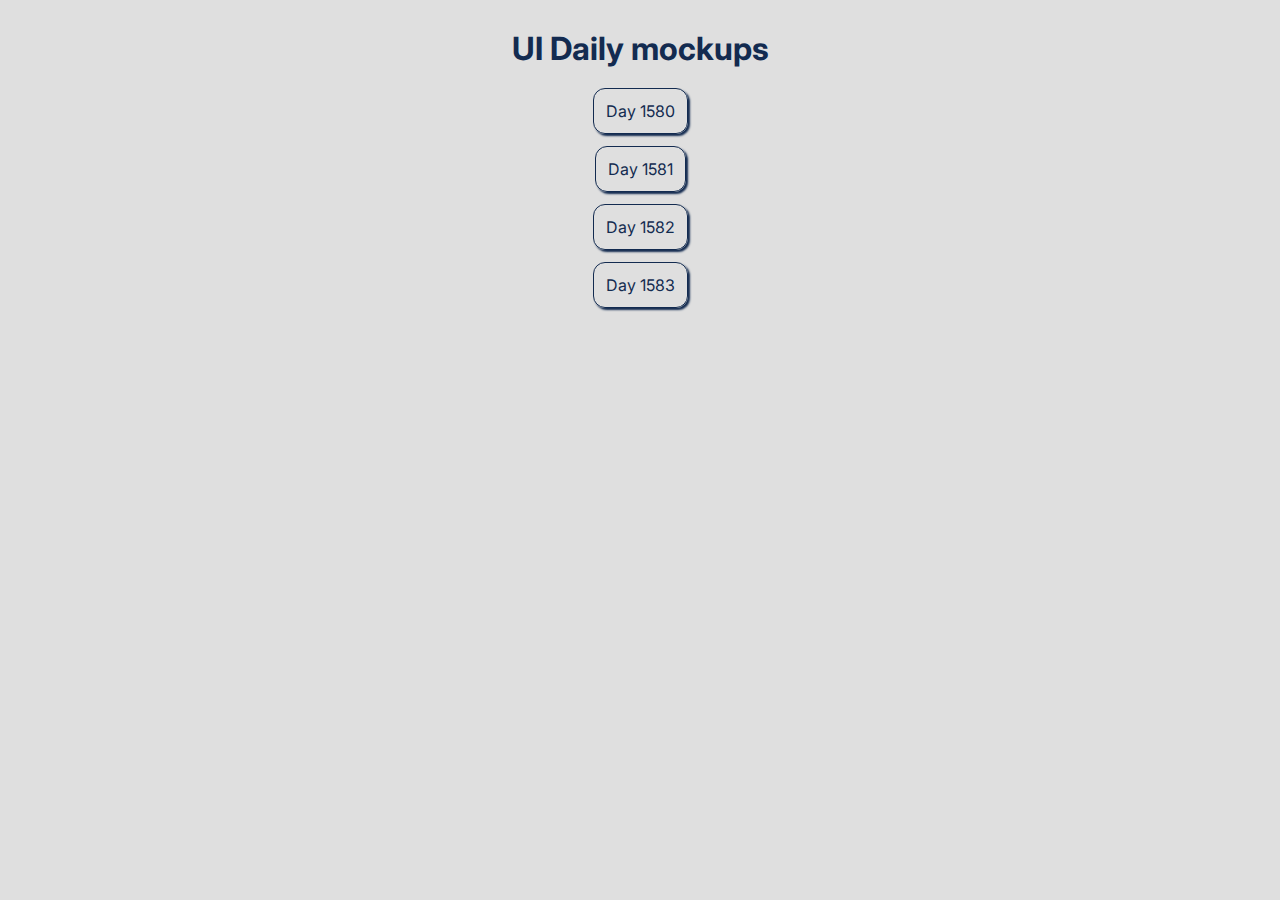
<file: index.html>
<!DOCTYPE html>
<html lang="en">
  <head>
    <meta charset="UTF-8" />
    <meta http-equiv="X-UA-Compatible" content="IE=edge" />
    <meta name="viewport" content="width=device-width, initial-scale=1.0" />
    <link rel="stylesheet" href="style.css" />
    <title>UI Daily Mockups</title>
  </head>
  <body>
    <header>
      <h1>UI Daily mockups</h1>
    </header>
    <a href="./day_1580/index.html">Day 1580</a>
    <a href="./day_1581/index.html">Day 1581</a>
    <a href="./day_1582/index.html">Day 1582</a>
    <a href="./day_1583/index.html">Day 1583</a>
  </body>
</html>
</file>
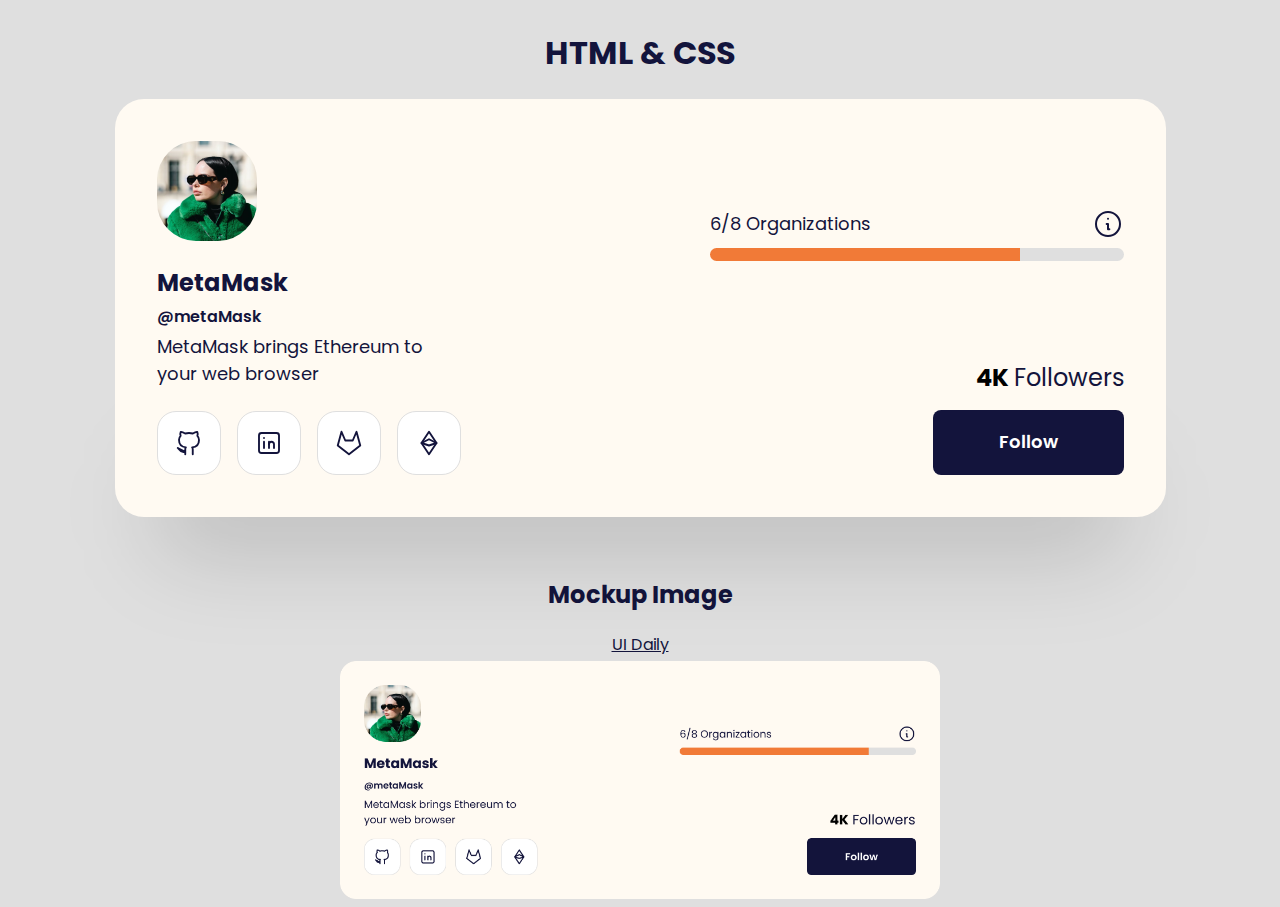
<file: day_1580/index.html>
<!DOCTYPE html>
<html lang="en">
  <head>
    <meta charset="UTF-8" />
    <meta http-equiv="X-UA-Compatible" content="IE=edge" />
    <meta name="viewport" content="width=device-width, initial-scale=1.0" />
    <link rel="stylesheet" href="./styles.css" />
    <title>Day 1580</title>
  </head>
  <body>
    <h1>HTML & CSS</h1>
    <div class="wrapper">
      <div class="card">
        <div class="card-container">
          <div class="card-container-section-1">
            <div class="card-container-section-1-image"></div>
            <div class="card-container-section-1-details">
              <h1>MetaMask</h1>
              <h2>@metaMask</h2>
              <p>MetaMask brings Ethereum to your web browser</p>
            </div>
            <div class="card-container-section-1-links">
              <div class="card-container-section-1-links-link">
                <svg
                  width="32"
                  height="32"
                  viewBox="0 0 32 32"
                  fill="none"
                  xmlns="http://www.w3.org/2000/svg"
                  class="card-container-section-1-links-link-icon"
                >
                  <path
                    d="M20 28V23.3333C20 22 20.1333 21.4667 19.3333 20.6667C23.0667 20.2667 26.6667 18.8 26.6667 12.6667C26.665 11.0733 26.0434 9.54307 24.9333 8.4C25.454 7.01595 25.406 5.48217 24.8 4.13333C24.8 4.13333 23.3333 3.73333 20.1333 5.86666C17.423 5.16078 14.577 5.16078 11.8667 5.86666C8.66667 3.73333 7.2 4.13333 7.2 4.13333C6.59398 5.48217 6.54604 7.01595 7.06667 8.4C5.9566 9.54307 5.33496 11.0733 5.33333 12.6667C5.33333 18.8 8.93333 20.2667 12.6667 20.6667C11.8667 21.4667 11.8667 22.2667 12 23.3333V28M12 25.3333C6.26667 27.2 6.26667 22 4 21.3333L12 25.3333Z"
                    stroke="#13143C"
                    stroke-width="2"
                    stroke-linecap="round"
                    stroke-linejoin="round"
                  />
                </svg>
              </div>
              <div class="card-container-section-1-links-link">
                <svg
                  width="32"
                  height="32"
                  viewBox="0 0 32 32"
                  fill="none"
                  xmlns="http://www.w3.org/2000/svg"
                  class="card-container-section-1-links-link-icon"
                >
                  <path
                    d="M24 5.33333H7.99999C6.52724 5.33333 5.33333 6.52724 5.33333 7.99999V24C5.33333 25.4728 6.52724 26.6667 7.99999 26.6667H24C25.4728 26.6667 26.6667 25.4728 26.6667 24V7.99999C26.6667 6.52724 25.4728 5.33333 24 5.33333Z"
                    stroke="#13143C"
                    stroke-width="2"
                    stroke-linecap="round"
                    stroke-linejoin="round"
                  />
                  <path
                    d="M10.6667 14.6667V21.3333"
                    stroke="#13143C"
                    stroke-width="2"
                    stroke-linecap="round"
                    stroke-linejoin="round"
                  />
                  <path
                    d="M10.6667 10.6667V10.68"
                    stroke="#13143C"
                    stroke-width="2"
                    stroke-linecap="round"
                    stroke-linejoin="round"
                  />
                  <path
                    d="M16 21.3333V14.6667"
                    stroke="#13143C"
                    stroke-width="2"
                    stroke-linecap="round"
                    stroke-linejoin="round"
                  />
                  <path
                    d="M21.3333 21.3333V17.3333C21.3333 16.6261 21.0524 15.9478 20.5523 15.4477C20.0522 14.9476 19.3739 14.6667 18.6667 14.6667C17.9594 14.6667 17.2811 14.9476 16.781 15.4477C16.281 15.9478 16 16.6261 16 17.3333"
                    stroke="#13143C"
                    stroke-width="2"
                    stroke-linecap="round"
                    stroke-linejoin="round"
                  />
                </svg>
              </div>
              <div class="card-container-section-1-links-link">
                <svg
                  width="32"
                  height="32"
                  viewBox="0 0 32 32"
                  fill="none"
                  xmlns="http://www.w3.org/2000/svg"
                  class="card-container-section-1-links-link-icon"
                >
                  <path
                    d="M28 18.6667L16 28L4 18.6667L8 4L12 13.3333H20L24 4L28 18.6667Z"
                    stroke="#13143C"
                    stroke-width="2"
                    stroke-linecap="round"
                    stroke-linejoin="round"
                  />
                </svg>
              </div>
              <div class="card-container-section-1-links-link">
                <svg
                  width="32"
                  height="32"
                  viewBox="0 0 32 32"
                  fill="none"
                  xmlns="http://www.w3.org/2000/svg"
                  class="card-container-section-1-links-link-icon"
                >
                  <path
                    d="M8 16L16 4L24 16L16 28L8 16Z"
                    stroke="#13143C"
                    stroke-width="2"
                    stroke-linecap="round"
                    stroke-linejoin="round"
                  />
                  <path
                    d="M8 16L16 12L24 16L16 18.6667L8 16Z"
                    stroke="#13143C"
                    stroke-width="2"
                    stroke-linecap="round"
                    stroke-linejoin="round"
                  />
                </svg>
              </div>
            </div>
          </div>
          <div class="card-container-section-2">
            <div class="card-container-section-2-organizations">
              <div class="card-container-section-2-organizations-info">
                <p class="card-container-section-2-organizations-info-text">
                  6/8 Organizations
                </p>
                <svg
                  width="32"
                  height="32"
                  viewBox="0 0 32 32"
                  fill="none"
                  xmlns="http://www.w3.org/2000/svg"
                  class="card-container-section-2-organizations-info-icon"
                >
                  <path
                    d="M16 28C22.6274 28 28 22.6274 28 16C28 9.37258 22.6274 4 16 4C9.37258 4 4 9.37258 4 16C4 22.6274 9.37258 28 16 28Z"
                    stroke="#13143C"
                    stroke-width="2"
                    stroke-linecap="round"
                    stroke-linejoin="round"
                  />
                  <path
                    d="M16 10.6667H16.0133"
                    stroke="#13143C"
                    stroke-width="2"
                    stroke-linecap="round"
                    stroke-linejoin="round"
                  />
                  <path
                    d="M14.6667 16H16V21.3333H17.3334"
                    stroke="#13143C"
                    stroke-width="2"
                    stroke-linecap="round"
                    stroke-linejoin="round"
                  />
                </svg>
              </div>
              <div class="card-container-section-2-organizations-graph">
                <div
                  class="card-container-section-2-organizations-graph-left"
                ></div>
                <div
                  class="card-container-section-2-organizations-graph-right"
                ></div>
              </div>
            </div>
            <div class="card-container-section-2-followers">
              <p><span>4K</span> Followers</p>
              <div class="card-container-section-2-followers-button">
                <p>Follow</p>
              </div>
            </div>
          </div>
        </div>
      </div>
      <div class="shadow"></div>
    </div>
    <h2>Mockup Image</h2>
    <a
      href="https://uidesigndaily.com/posts/figma-profile-page-header-card-day-1580"
      target="_blank"
      rel="noopener"
      style="margin-bottom: 4px"
      >UI Daily</a
    >
    <img src="./Assets/Mockup.png" alt="Mockup" width="600px" />
  </body>
</html>
</file>
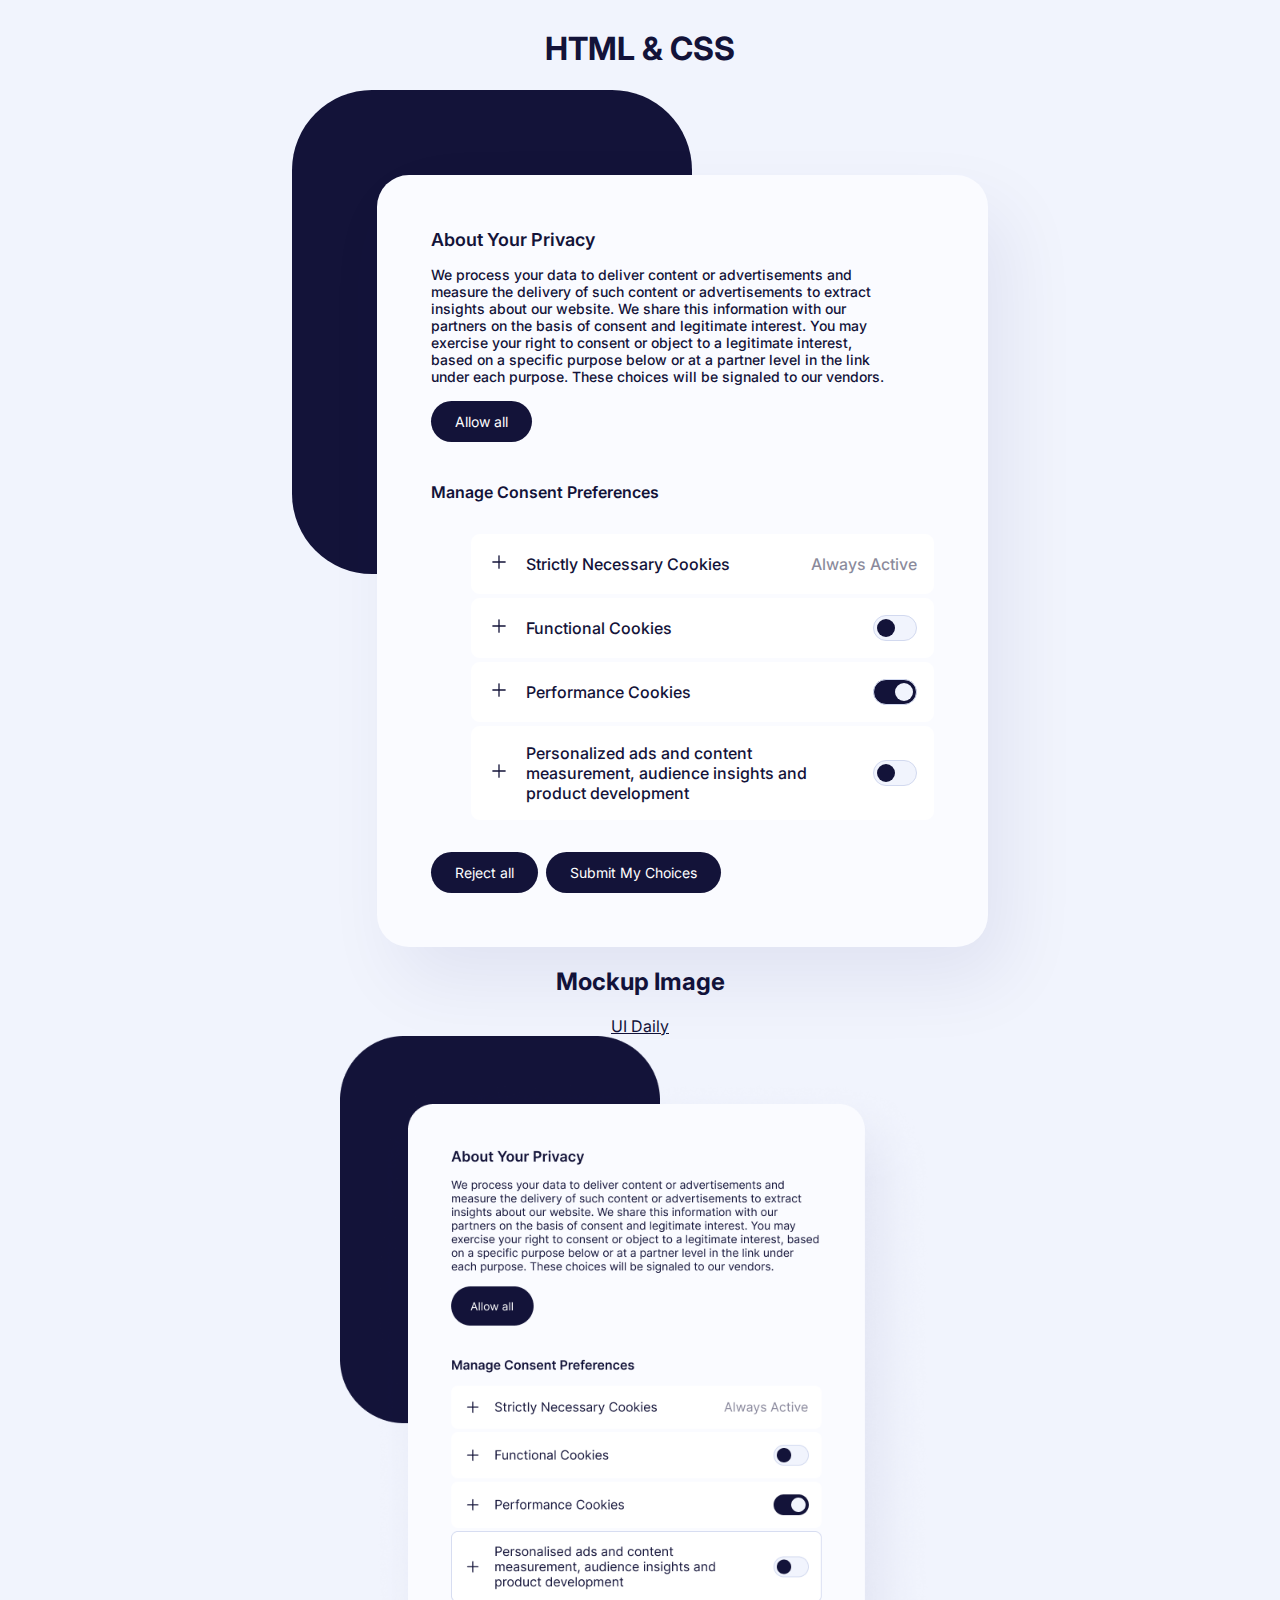
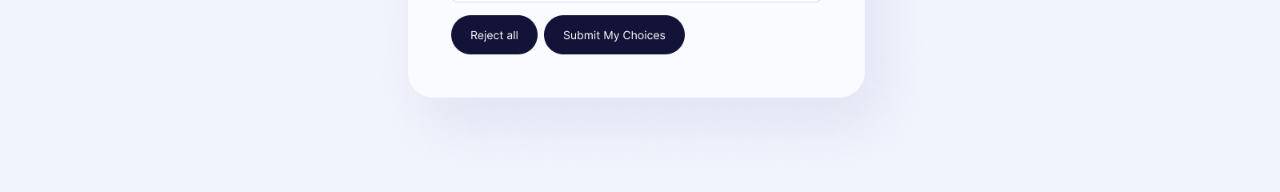
<file: day_1581/index.html>
<!DOCTYPE html>
<html lang="en">
  <head>
    <meta charset="UTF-8" />
    <meta http-equiv="X-UA-Compatible" content="IE=edge" />
    <meta name="viewport" content="width=device-width, initial-scale=1.0" />
    <link rel="stylesheet" href="./styles.css" />
    <title>Day 1581</title>
  </head>
  <body>
    <h1>HTML & CSS</h1>

    <div class="card">
      <div class="card-main">
        <div class="card-main-about">
          <h1 class="card-main-about-header">About Your Privacy</h1>
          <p class="card-main-about-info">
            We process your data to deliver content or advertisements and
            measure the delivery of such content or advertisements to extract
            insights about our website. We share this information with our
            partners on the basis of consent and legitimate interest. You may
            exercise your right to consent or object to a legitimate interest,
            based on a specific purpose below or at a partner level in the link
            under each purpose. These choices will be signaled to our vendors.
          </p>
          <div class="card-main-about-button">Allow all</div>
        </div>
        <div class="card-main-preferences">
          <h2 class="card-main-preferences-header">
            Manage Consent Preferences
          </h2>
          <ul class="card-main-preferences-form">
            <li class="card-main-preferences-form-row">
              <div class="card-main-preferences-form-row-icon">
                <svg
                  width="22"
                  height="23"
                  viewBox="0 0 22 23"
                  fill="none"
                  xmlns="http://www.w3.org/2000/svg"
                >
                  <path
                    d="M11 5.08333V17.9167"
                    stroke="#131339"
                    stroke-width="1.375"
                    stroke-linecap="round"
                    stroke-linejoin="round"
                  />
                  <path
                    d="M4.58334 11.5H17.4167"
                    stroke="#131339"
                    stroke-width="1.375"
                    stroke-linecap="round"
                    stroke-linejoin="round"
                  />
                </svg>
              </div>
              <p class="card-main-preferences-form-row-desc">
                Strictly Necessary Cookies
              </p>
              <p class="card-main-preferences-form-row-default">
                Always Active
              </p>
            </li>
            <li class="card-main-preferences-form-row">
              <div class="card-main-preferences-form-row-icon">
                <svg
                  width="22"
                  height="23"
                  viewBox="0 0 22 23"
                  fill="none"
                  xmlns="http://www.w3.org/2000/svg"
                >
                  <path
                    d="M11 5.08333V17.9167"
                    stroke="#131339"
                    stroke-width="1.375"
                    stroke-linecap="round"
                    stroke-linejoin="round"
                  />
                  <path
                    d="M4.58334 11.5H17.4167"
                    stroke="#131339"
                    stroke-width="1.375"
                    stroke-linecap="round"
                    stroke-linejoin="round"
                  />
                </svg>
              </div>
              <p class="card-main-preferences-form-row-desc">
                Functional Cookies
              </p>
              <label
                for="functional"
                class="card-main-preferences-form-row-toggle"
              >
                <input type="checkbox" id="functional" />
                <span
                  class="card-main-preferences-form-row-toggle-slider"
                ></span>
              </label>
            </li>
            <li class="card-main-preferences-form-row">
              <div class="card-main-preferences-form-row-icon">
                <svg
                  width="22"
                  height="23"
                  viewBox="0 0 22 23"
                  fill="none"
                  xmlns="http://www.w3.org/2000/svg"
                >
                  <path
                    d="M11 5.08333V17.9167"
                    stroke="#131339"
                    stroke-width="1.375"
                    stroke-linecap="round"
                    stroke-linejoin="round"
                  />
                  <path
                    d="M4.58334 11.5H17.4167"
                    stroke="#131339"
                    stroke-width="1.375"
                    stroke-linecap="round"
                    stroke-linejoin="round"
                  />
                </svg>
              </div>
              <p class="card-main-preferences-form-row-desc">
                Performance Cookies
              </p>
              <label
                for="performance"
                class="card-main-preferences-form-row-toggle"
              >
                <input type="checkbox" id="performance" checked />
                <span
                  class="card-main-preferences-form-row-toggle-slider"
                ></span>
              </label>
            </li>
            <li class="card-main-preferences-form-row">
              <div class="card-main-preferences-form-row-icon">
                <svg
                  width="22"
                  height="23"
                  viewBox="0 0 22 23"
                  fill="none"
                  xmlns="http://www.w3.org/2000/svg"
                >
                  <path
                    d="M11 5.08333V17.9167"
                    stroke="#131339"
                    stroke-width="1.375"
                    stroke-linecap="round"
                    stroke-linejoin="round"
                  />
                  <path
                    d="M4.58334 11.5H17.4167"
                    stroke="#131339"
                    stroke-width="1.375"
                    stroke-linecap="round"
                    stroke-linejoin="round"
                  />
                </svg>
              </div>
              <p class="card-main-preferences-form-row-desc">
                Personalized ads and content measurement, audience insights and
                product development
              </p>
              <label
                for="personalised"
                class="card-main-preferences-form-row-toggle"
              >
                <input type="checkbox" id="personalised" />
                <span
                  class="card-main-preferences-form-row-toggle-slider"
                ></span>
              </label>
            </li>
          </ul>
          <div class="card-main-preferences-btns">
            <div class="card-main-preferences-btns-btn">Reject all</div>
            <div class="card-main-preferences-btns-btn">Submit My Choices</div>
          </div>
        </div>
      </div>
      <div class="card-background-card"></div>
    </div>
    <h2>Mockup Image</h2>
    <a
      href="https://uidesigndaily.com/posts/figma-cookie-preferences-modal-cookies-settings-day-1581"
      target="_blank"
      rel="noopener"
    >
      UI Daily
    </a>
    <img src="./Assets/Mockup.png" alt="Mockup" width="600px" />
  </body>
</html>
</file>
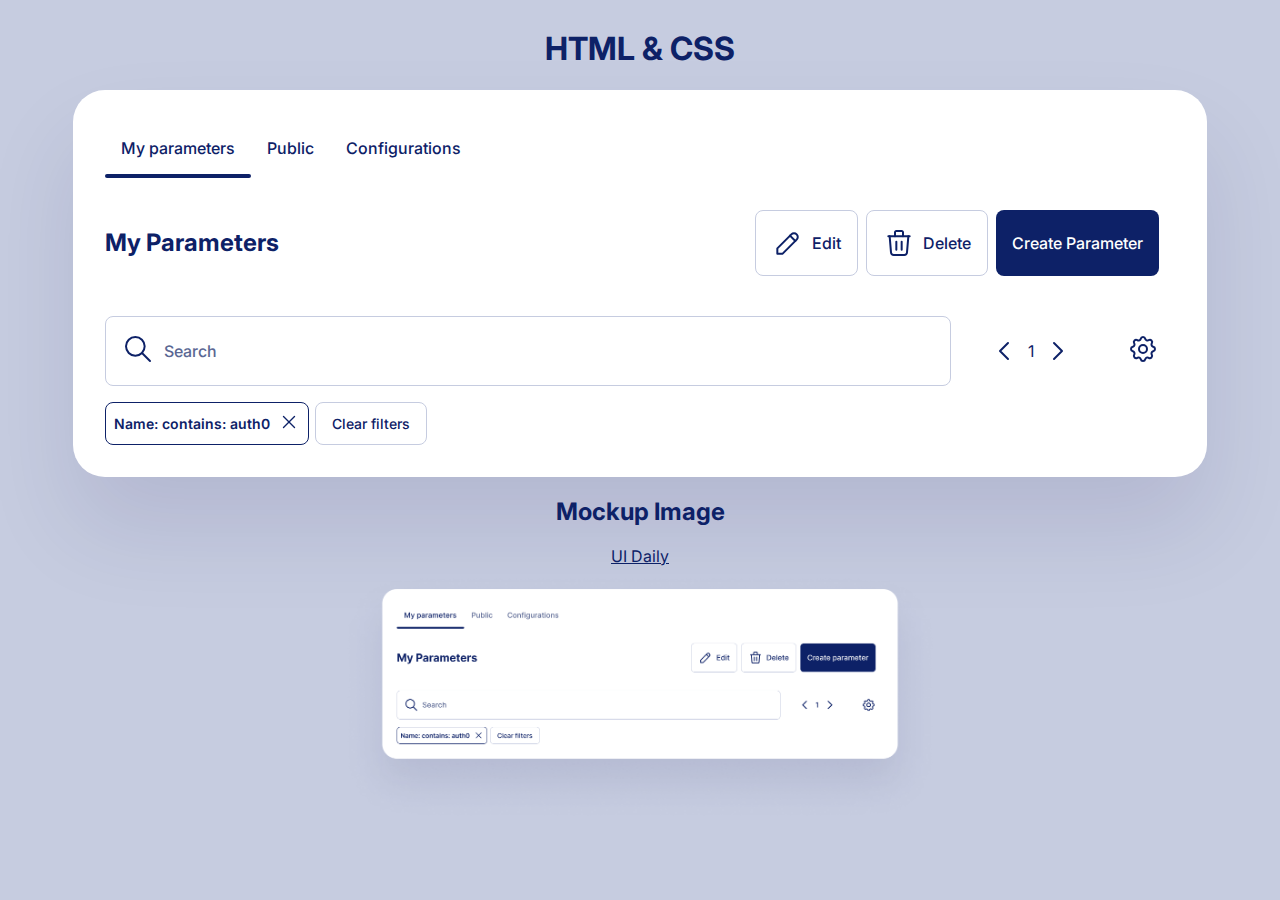
<file: day_1582/index.html>
<!DOCTYPE html>
<html lang="en">
  <head>
    <meta charset="UTF-8" />
    <meta http-equiv="X-UA-Compatible" content="IE=edge" />
    <meta name="viewport" content="width=device-width, initial-scale=1.0" />
    <link rel="stylesheet" href="styles.css" />
    <title>Day 1582</title>
  </head>
  <body>
    <h1>HTML & CSS</h1>
    <div class="card">
      <div class="card-main">
        <div class="card-main-container">
          <nav class="card-main-container-nav">
            <div class="card-main-container-nav-item active-nav-item">
              <span class="card-main-container-nav-item-text">
                My parameters
              </span>
            </div>
            <div class="card-main-container-nav-item">
              <span class="card-main-container-nav-item-text"> Public </span>
            </div>
            <div class="card-main-container-nav-item">
              <span class="card-main-container-nav-item-text">
                Configurations
              </span>
            </div>
          </nav>
          <div class="card-main-container-params">
            <div class="card-main-container-params-label">My Parameters</div>
            <div class="card-main-container-params-btn-group">
              <div class="card-main-container-params-btn-group-btn">
                <svg
                  width="32"
                  height="32"
                  viewBox="0 0 32 32"
                  fill="none"
                  xmlns="http://www.w3.org/2000/svg"
                >
                  <path
                    d="M5.33334 26.6667H10.6667L24.6667 12.6667C25.3739 11.9594 25.7712 11.0002 25.7712 10C25.7712 8.9998 25.3739 8.04057 24.6667 7.33333C23.9594 6.62609 23.0002 6.22876 22 6.22876C20.9998 6.22876 20.0406 6.62609 19.3333 7.33333L5.33334 21.3333V26.6667Z"
                    stroke="#0D2167"
                    stroke-width="2"
                    stroke-linecap="round"
                    stroke-linejoin="round"
                  />
                  <path
                    d="M18 8.66667L23.3333 14"
                    stroke="#0D2167"
                    stroke-width="2"
                    stroke-linecap="round"
                    stroke-linejoin="round"
                  />
                </svg>

                <span>Edit</span>
              </div>
              <div class="card-main-container-params-btn-group-btn">
                <svg
                  width="32"
                  height="32"
                  viewBox="0 0 32 32"
                  fill="none"
                  xmlns="http://www.w3.org/2000/svg"
                >
                  <path
                    d="M5.33331 9.33333H26.6666"
                    stroke="#0D2167"
                    stroke-width="2"
                    stroke-linecap="round"
                    stroke-linejoin="round"
                  />
                  <path
                    d="M13.3333 14.6667V22.6667"
                    stroke="#0D2167"
                    stroke-width="2"
                    stroke-linecap="round"
                    stroke-linejoin="round"
                  />
                  <path
                    d="M18.6667 14.6667V22.6667"
                    stroke="#0D2167"
                    stroke-width="2"
                    stroke-linecap="round"
                    stroke-linejoin="round"
                  />
                  <path
                    d="M6.66669 9.33333L8.00002 25.3333C8.00002 26.0406 8.28097 26.7188 8.78107 27.2189C9.28117 27.719 9.95944 28 10.6667 28H21.3334C22.0406 28 22.7189 27.719 23.219 27.2189C23.7191 26.7188 24 26.0406 24 25.3333L25.3334 9.33333"
                    stroke="#0D2167"
                    stroke-width="2"
                    stroke-linecap="round"
                    stroke-linejoin="round"
                  />
                  <path
                    d="M12 9.33333V5.33333C12 4.97971 12.1405 4.64057 12.3905 4.39052C12.6406 4.14048 12.9797 4 13.3333 4H18.6667C19.0203 4 19.3594 4.14048 19.6095 4.39052C19.8595 4.64057 20 4.97971 20 5.33333V9.33333"
                    stroke="#0D2167"
                    stroke-width="2"
                    stroke-linecap="round"
                    stroke-linejoin="round"
                  />
                </svg>

                <span>Delete</span>
              </div>
              <div class="card-main-container-params-btn-group-btn filled-btn">
                Create Parameter
              </div>
            </div>
          </div>
        </div>
        <div class="card-main-search">
          <div class="card-main-search-bar">
            <label for="search">
              <svg
                width="32"
                height="32"
                viewBox="0 0 32 32"
                fill="none"
                xmlns="http://www.w3.org/2000/svg"
              >
                <path
                  d="M13.3333 22.6667C18.488 22.6667 22.6667 18.488 22.6667 13.3333C22.6667 8.17868 18.488 4 13.3333 4C8.17868 4 4 8.17868 4 13.3333C4 18.488 8.17868 22.6667 13.3333 22.6667Z"
                  stroke="#0D2167"
                  stroke-width="2"
                  stroke-linecap="round"
                  stroke-linejoin="round"
                />
                <path
                  d="M28 28L20 20"
                  stroke="#0D2167"
                  stroke-width="2"
                  stroke-linecap="round"
                  stroke-linejoin="round"
                />
              </svg>
            </label>
            <input type="text" name="search" id="search" placeholder="Search" />
          </div>
          <div class="card-main-search-navigation">
            <span>
              <svg
                width="32"
                height="32"
                viewBox="0 0 32 32"
                fill="none"
                xmlns="http://www.w3.org/2000/svg"
              >
                <path
                  d="M20 24L12 16L20 8"
                  stroke="#0D2167"
                  stroke-width="2"
                  stroke-linecap="round"
                  stroke-linejoin="round"
                />
              </svg>
            </span>
            <p>1</p>
            <span>
              <svg
                width="32"
                height="32"
                viewBox="0 0 32 32"
                fill="none"
                xmlns="http://www.w3.org/2000/svg"
              >
                <path
                  d="M12 8L20 16L12 24"
                  stroke="#0D2167"
                  stroke-width="2"
                  stroke-linecap="round"
                  stroke-linejoin="round"
                />
              </svg>
            </span>
          </div>
          <div class="card-main-search-settings">
            <svg
              width="32"
              height="32"
              viewBox="0 0 32 32"
              fill="none"
              xmlns="http://www.w3.org/2000/svg"
            >
              <path
                d="M13.7667 5.756C14.3347 3.41467 17.6653 3.41467 18.2333 5.756C18.3186 6.10773 18.4856 6.43437 18.7209 6.70933C18.9563 6.98429 19.2532 7.19981 19.5875 7.33833C19.9219 7.47685 20.2842 7.53447 20.645 7.50649C21.0059 7.47852 21.355 7.36574 21.664 7.17733C23.7213 5.924 26.0773 8.27867 24.824 10.3373C24.6359 10.6462 24.5233 10.9951 24.4954 11.3557C24.4674 11.7163 24.525 12.0784 24.6634 12.4125C24.8017 12.7467 25.017 13.0434 25.2916 13.2787C25.5663 13.514 25.8926 13.6812 26.244 13.7667C28.5853 14.3347 28.5853 17.6653 26.244 18.2333C25.8923 18.3186 25.5656 18.4856 25.2907 18.7209C25.0157 18.9563 24.8002 19.2532 24.6617 19.5875C24.5232 19.9219 24.4655 20.2842 24.4935 20.645C24.5215 21.0059 24.6343 21.355 24.8227 21.664C26.076 23.7213 23.7213 26.0773 21.6627 24.824C21.3538 24.6359 21.0049 24.5233 20.6443 24.4954C20.2837 24.4674 19.9216 24.525 19.5875 24.6634C19.2533 24.8017 18.9566 25.017 18.7213 25.2916C18.486 25.5663 18.3188 25.8926 18.2333 26.244C17.6653 28.5853 14.3347 28.5853 13.7667 26.244C13.6814 25.8923 13.5144 25.5656 13.2791 25.2907C13.0437 25.0157 12.7468 24.8002 12.4125 24.6617C12.0781 24.5232 11.7158 24.4655 11.355 24.4935C10.9941 24.5215 10.645 24.6343 10.336 24.8227C8.27867 26.076 5.92267 23.7213 7.176 21.6627C7.36414 21.3538 7.47673 21.0049 7.50465 20.6443C7.53256 20.2837 7.47499 19.9216 7.33663 19.5875C7.19827 19.2533 6.98301 18.9566 6.70836 18.7213C6.43371 18.486 6.10742 18.3188 5.756 18.2333C3.41467 17.6653 3.41467 14.3347 5.756 13.7667C6.10773 13.6814 6.43437 13.5144 6.70933 13.2791C6.98429 13.0437 7.19981 12.7468 7.33833 12.4125C7.47685 12.0781 7.53447 11.7158 7.50649 11.355C7.47852 10.9941 7.36574 10.645 7.17733 10.336C5.924 8.27867 8.27867 5.92267 10.3373 7.176C11.6707 7.98667 13.3987 7.26933 13.7667 5.756Z"
                stroke="#0D2167"
                stroke-width="2"
                stroke-linecap="round"
                stroke-linejoin="round"
              />
              <path
                d="M16 20C18.2091 20 20 18.2091 20 16C20 13.7909 18.2091 12 16 12C13.7909 12 12 13.7909 12 16C12 18.2091 13.7909 20 16 20Z"
                stroke="#0D2167"
                stroke-width="2"
                stroke-linecap="round"
                stroke-linejoin="round"
              />
            </svg>
          </div>
        </div>
      </div>
      <div class="card-filters">
        <div class="card-filters-param">
          <span> Name: contains: auth0 </span>
          <span>
            <svg
              width="22"
              height="22"
              viewBox="0 0 22 22"
              fill="none"
              xmlns="http://www.w3.org/2000/svg"
            >
              <path
                d="M16.5 5.5L5.5 16.5"
                stroke="#0D2167"
                stroke-width="1.375"
                stroke-linecap="round"
                stroke-linejoin="round"
              />
              <path
                d="M5.5 5.5L16.5 16.5"
                stroke="#0D2167"
                stroke-width="1.375"
                stroke-linecap="round"
                stroke-linejoin="round"
              />
            </svg>
          </span>
        </div>
        <div class="card-filters-param clear-button">
          <span> Clear filters </span>
        </div>
      </div>
    </div>

    <h2>Mockup Image</h2>
    <a
      href="https://uidesigndaily.com/posts/figma-page-header-day-1582"
      target="_blank"
      rel="noopener"
      style="margin-bottom: 4px"
      >UI Daily</a
    >
    <img src="./Assets/Mockup.png" alt="Mockup" width="600px" />
  </body>
</html>
</file>
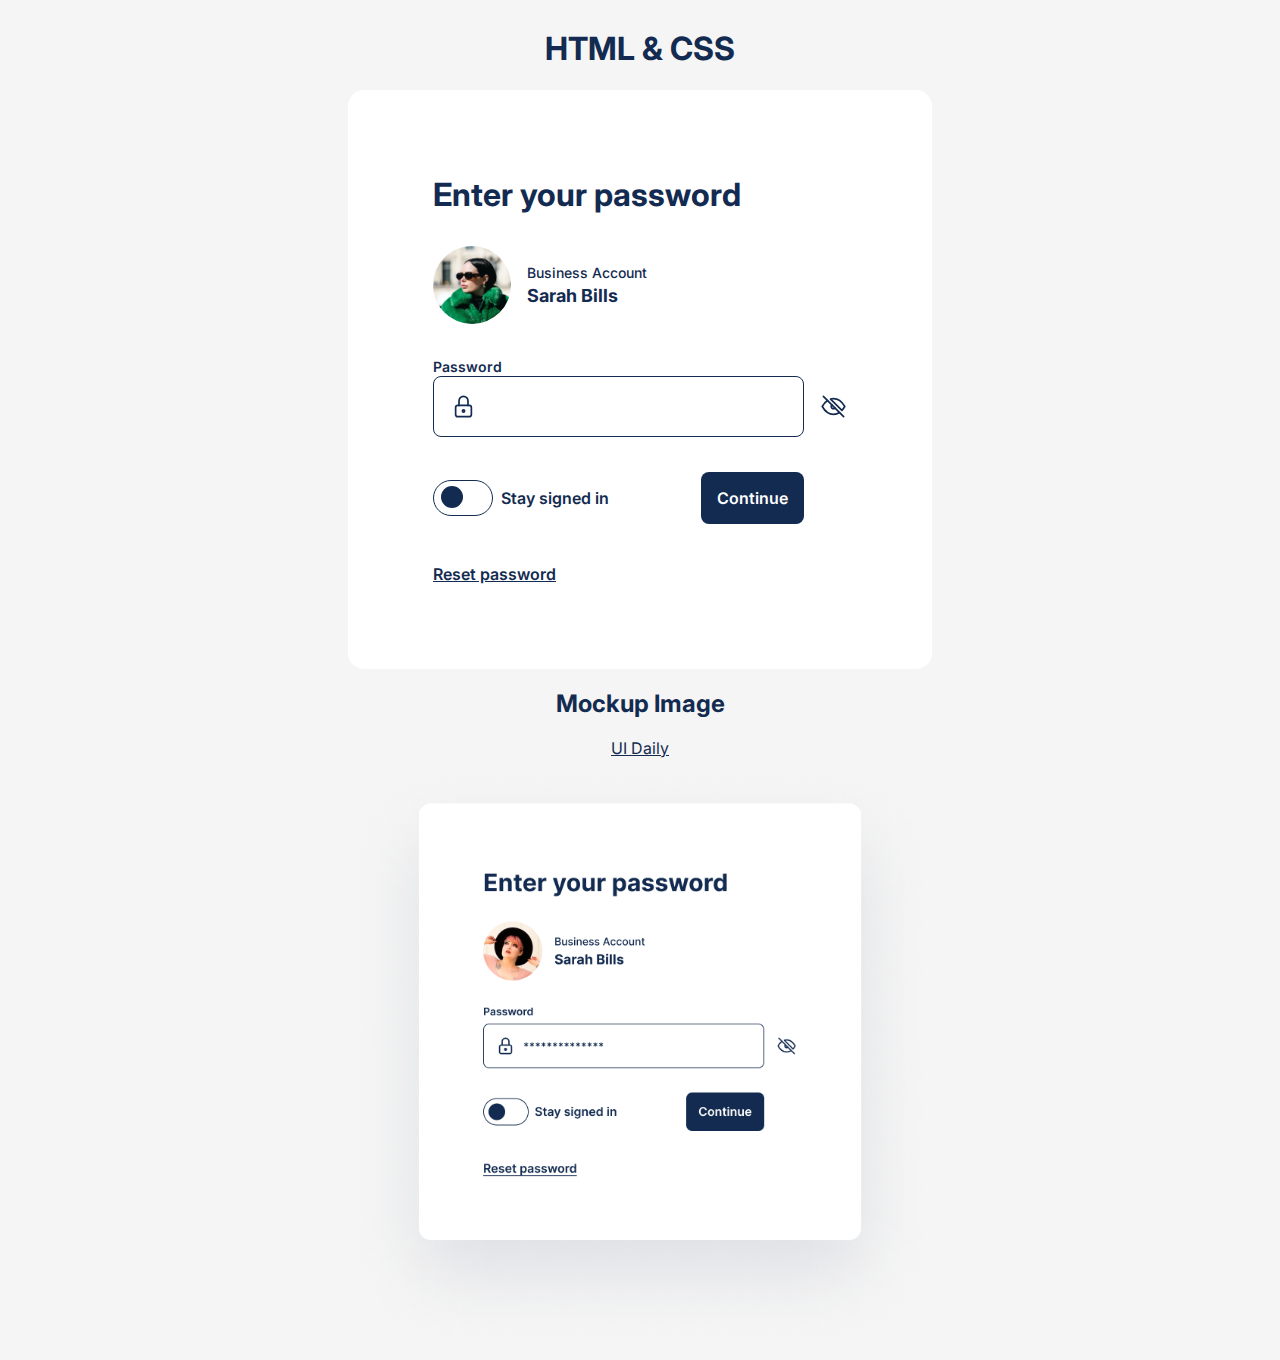
<file: day_1583/index.html>
<!DOCTYPE html>
<html lang="en">
  <head>
    <meta charset="UTF-8" />
    <meta http-equiv="X-UA-Compatible" content="IE=edge" />
    <meta name="viewport" content="width=device-width, initial-scale=1.0" />
    <link rel="stylesheet" href="./styles.css" />
    <title>Day 1583</title>
  </head>
  <body>
    <h1>HTML & CSS</h1>

    <div class="card">
      <form class="card-form">
        <h1>Enter your password</h1>
        <div class="card-form-user">
          <div class="card-form-user-image"></div>
          <div class="card-form-user-info">
            <p class="card-form-user-info-position">Business Account</p>
            <p class="card-form-user-info-name">Sarah Bills</p>
          </div>
        </div>
        <div class="card-form-password">
          <label for="password">Password</label>
          <div class="card-form-password-container">
            <div class="card-form-password-container-input">
              <svg
                width="27"
                height="27"
                viewBox="0 0 27 27"
                fill="none"
                xmlns="http://www.w3.org/2000/svg"
                class="card-form-password-container-input-icon"
              >
                <path
                  d="M19.125 12.375H7.875C6.63236 12.375 5.625 13.3824 5.625 14.625V21.375C5.625 22.6176 6.63236 23.625 7.875 23.625H19.125C20.3676 23.625 21.375 22.6176 21.375 21.375V14.625C21.375 13.3824 20.3676 12.375 19.125 12.375Z"
                  stroke="#132B50"
                  stroke-width="1.6875"
                  stroke-linecap="round"
                  stroke-linejoin="round"
                />
                <path
                  d="M13.5 19.125C14.1213 19.125 14.625 18.6213 14.625 18C14.625 17.3787 14.1213 16.875 13.5 16.875C12.8787 16.875 12.375 17.3787 12.375 18C12.375 18.6213 12.8787 19.125 13.5 19.125Z"
                  stroke="#132B50"
                  stroke-width="1.6875"
                  stroke-linecap="round"
                  stroke-linejoin="round"
                />
                <path
                  d="M9 12.375V7.875C9 6.68153 9.47411 5.53693 10.318 4.69302C11.1619 3.84911 12.3065 3.375 13.5 3.375C14.6935 3.375 15.8381 3.84911 16.682 4.69302C17.5259 5.53693 18 6.68153 18 7.875V12.375"
                  stroke="#132B50"
                  stroke-width="1.6875"
                  stroke-linecap="round"
                  stroke-linejoin="round"
                />
              </svg>
              <input type="password" name="password" id="password" />
            </div>
            <svg
              width="27"
              height="27"
              viewBox="0 0 27 27"
              fill="none"
              xmlns="http://www.w3.org/2000/svg"
              class="card-form-password-container-icon"
            >
              <path
                d="M3.375 3.375L23.625 23.625"
                stroke="#132B50"
                stroke-width="1.6875"
                stroke-linecap="round"
                stroke-linejoin="round"
              />
              <path
                d="M11.907 11.9104C11.4848 12.3323 11.2475 12.9046 11.2473 13.5014C11.2471 14.0983 11.484 14.6708 11.9059 15.093C12.3278 15.5152 12.9001 15.7525 13.497 15.7527C14.0938 15.7529 14.6663 15.516 15.0885 15.0941"
                stroke="#132B50"
                stroke-width="1.6875"
                stroke-linecap="round"
                stroke-linejoin="round"
              />
              <path
                d="M19.5266 19.5176C17.6918 20.7551 15.6848 21.375 13.5 21.375C9 21.375 5.25038 18.7504 2.25 13.5C3.79012 10.8056 5.52712 8.80313 7.461 7.49138M10.5334 6.03563C11.498 5.75969 12.4967 5.62145 13.5 5.62501C18 5.62501 21.7496 8.24963 24.75 13.5C23.8748 15.0311 22.9365 16.3395 21.9341 17.424L10.5334 6.03563Z"
                stroke="#132B50"
                stroke-width="1.6875"
                stroke-linecap="round"
                stroke-linejoin="round"
              />
            </svg>
          </div>
        </div>
        <div class="card-form-controls">
          <div class="card-form-controls-stay">
            <label class="switch" for="toggle">
              <input type="checkbox" id="toggle" />
              <span class="slider"></span>
            </label>
            <p>Stay signed in</p>
          </div>
          <div class="card-form-controls-button">
            <p>Continue</p>
          </div>
        </div>
      </form>

      <div class="card-reset-password">
        <a href="/">Reset password</a>
      </div>
    </div>
    <h2>Mockup Image</h2>
    <a
      href="https://uidesigndaily.com/posts/figma-enter-password-log-in-authentication-card-day-1583"
      target="_blank"
      rel="noopener"
      >UI Daily</a
    >
    <img src="./Assets/mockup.png" alt="Mockup" width="600px" />
  </body>
</html>
</file>
<file: style.css>
@import url("https://fonts.googleapis.com/css2?family=Inter:wght@500;600;700&display=swap");
* {
  font-family: "Inter", sans-serif;
  color: #132b50;
}

body {
  background-color: #dfdfdf;
  display: flex;
  flex-direction: column;
  align-items: center;
}

a {
  border: 1px solid #132b50;
  border-radius: 12px;
  padding: 12px;
  margin-bottom: 12px;
  text-decoration: none;
  box-shadow: 2px 2px 2px #132b50;
  transform: translateX(-2px);
  transform: translateY(-2px);
}
a:hover {
  box-shadow: 0px 0px 0px #132b50;
  transform: translateX(0px);
  transform: translateY(0px);
}/*# sourceMappingURL=style.css.map */
</file>
<file: day_1580/styles.css>
@import url("https://fonts.googleapis.com/css2?family=Poppins:wght@400;600;700&display=swap");
* {
  font-family: "Poppins", sans-serif;
  color: #13143c;
}

body {
  background-color: #dfdfdf;
  display: flex;
  flex-direction: column;
  align-items: center;
}

.wrapper {
  display: flex;
  flex-direction: column;
  align-items: center;
}
.wrapper .card {
  z-index: 1;
  box-sizing: border-box;
  width: 1051px;
  height: 418px;
  background-color: #fffaf2;
  border-radius: 29px;
  padding: 42px;
}
.wrapper .card-container {
  width: 100%;
  height: 100%;
  display: flex;
  flex-direction: row;
  align-items: flex-end;
  justify-content: space-between;
}
.wrapper .card-container-section-1 {
  height: 100%;
  width: -webkit-min-content;
  width: -moz-min-content;
  width: min-content;
  display: flex;
  flex-direction: column;
  justify-content: space-between;
}
.wrapper .card-container-section-1-image {
  background-image: url("./Assets/ProfileImg.png");
  width: 100px;
  height: 100px;
  border-radius: 39px;
}
.wrapper .card-container-section-1-details {
  width: 289px;
  height: 130px;
  display: flex;
  flex-direction: column;
  justify-content: space-evenly;
}
.wrapper .card-container-section-1-details h1 {
  font-size: 24px;
  font-weight: 700;
  margin: 0;
}
.wrapper .card-container-section-1-details h2 {
  font-size: 16px;
  font-weight: 600;
  margin: 0;
}
.wrapper .card-container-section-1-details p {
  font-size: 18px;
  font-weight: 400;
  margin: 0;
}
.wrapper .card-container-section-1-links {
  display: flex;
  flex-direction: row;
  justify-content: space-between;
  width: 304px;
}
.wrapper .card-container-section-1-links-link {
  box-sizing: border-box;
  padding: 16px;
  height: 64px;
  width: 64px;
  background-color: #ffffff;
  border: 1px solid #dfdfdf;
  border-radius: 19px;
}
.wrapper .card-container-section-1-links-link-icon {
  width: 100%;
  height: 100%;
}
.wrapper .card-container-section-2 {
  height: 80%;
  width: -webkit-min-content;
  width: -moz-min-content;
  width: min-content;
  display: flex;
  flex-direction: column;
  align-items: flex-end;
  justify-content: space-between;
}
.wrapper .card-container-section-2-organizations {
  display: flex;
  flex-direction: column;
  justify-content: space-between;
  width: 414px;
  height: 53px;
}
.wrapper .card-container-section-2-organizations-info {
  display: flex;
  flex-direction: row;
  align-items: center;
  justify-content: space-between;
}
.wrapper .card-container-section-2-organizations-info-text {
  font-size: 18px;
  font-weight: 400;
  margin: 0;
}
.wrapper .card-container-section-2-organizations-info-icon {
  height: 32px;
  width: 32px;
}
.wrapper .card-container-section-2-organizations-graph {
  width: 414px;
  height: 13px;
  display: flex;
  flex-direction: row;
}
.wrapper .card-container-section-2-organizations-graph-left {
  border-radius: 10px 0 0 10px;
  background-color: #f17a37;
  width: 75%;
  height: 100%;
}
.wrapper .card-container-section-2-organizations-graph-right {
  border-radius: 0 10px 10px 0;
  background-color: #dfdfdf;
  width: 25%;
  height: 100%;
}
.wrapper .card-container-section-2-followers {
  height: 115px;
  display: flex;
  flex-direction: column;
  align-items: flex-end;
  justify-content: space-between;
}
.wrapper .card-container-section-2-followers > p {
  font-size: 24px;
  margin: 0;
  font-weight: 400;
}
.wrapper .card-container-section-2-followers > p span {
  font-weight: 700;
  color: #000;
}
.wrapper .card-container-section-2-followers-button {
  display: flex;
  flex-direction: column;
  align-items: center;
  width: 191px;
  height: 65px;
  background-color: #13143c;
  border-radius: 8px;
}
.wrapper .card-container-section-2-followers-button > p {
  text-align: center;
  color: #ffffff;
  font-size: 18px;
  font-weight: 600;
}
.wrapper .shadow {
  height: 100px;
  width: 968px;
  background-color: rgba(0, 0, 0, 0.1411764706);
  margin-top: -60px;
  border-radius: 33px;
  filter: blur(44px);
  z-index: 0;
}/*# sourceMappingURL=styles.css.map */
</file>
<file: day_1581/styles.css>
@import url("https://fonts.googleapis.com/css2?family=Inter:wght@500;600;700&display=swap");
* {
  font-family: "Inter", sans-serif;
  color: #131339;
}

body {
  display: flex;
  flex-direction: column;
  align-items: center;
  background-color: #f1f4fd;
}

.card {
  position: relative;
  min-height: 484px;
  padding-bottom: 85px;
  padding-right: 85px;
}
.card-main {
  position: relative;
  top: 85px;
  left: 85px;
  display: flex;
  flex-direction: column;
  gap: 40px;
  background-color: #fafbff;
  padding: 54px;
  border-radius: 32px;
  z-index: 2;
  box-shadow: 20px 34px 74px rgba(21, 21, 106, 0.07);
}
.card-main-preferences {
  display: flex;
  flex-direction: column;
  gap: 16px;
}
.card-main-preferences-header {
  font-size: 16px;
  font-weight: 600;
  margin: 0;
  padding: 0;
}
.card-main-preferences-form {
  display: flex;
  flex-direction: column;
  align-items: center;
  gap: 4px;
}
.card-main-preferences-form-row {
  display: flex;
  flex-direction: row;
  align-items: center;
  gap: 16px;
  box-sizing: border-box;
  padding: 16px;
  width: 463px;
  min-height: 58px;
  background-color: #ffffff;
  border: 1px solid #ffffff;
  border-radius: 8px;
}
.card-main-preferences-form-row:hover {
  border: 1px solid #d2d9ef;
}
.card-main-preferences-form-row-icon {
  cursor: pointer;
}
.card-main-preferences-form-row-icon > svg {
  height: 22px;
  width: 22px;
}
.card-main-preferences-form-row-desc {
  flex-grow: 1;
  margin: 0;
  font-size: 16px;
  font-weight: 500;
}
.card-main-preferences-form-row-default {
  margin: 0;
  font-size: 16px;
  font-weight: 500;
  color: rgba(19, 19, 57, 0.5);
}
.card-main-preferences-form-row-toggle {
  flex-shrink: 0;
  position: relative;
  display: inline-block;
  width: 44px;
  height: 26px;
}
.card-main-preferences-form-row-toggle > input {
  display: none;
}
.card-main-preferences-form-row-toggle > input:checked + .card-main-preferences-form-row-toggle-slider:before {
  transform: translateX(18px);
  background-color: #f1f4fd;
}
.card-main-preferences-form-row-toggle > input:checked + .card-main-preferences-form-row-toggle-slider {
  background-color: #131339;
}
.card-main-preferences-form-row-toggle-slider {
  position: absolute;
  cursor: pointer;
  top: 0;
  left: 0;
  right: 0;
  bottom: 0;
  border: 1px solid #d2d9ef;
  background-color: #f1f4fd;
  border-radius: 32px;
  transition: 0.4s;
}
.card-main-preferences-form-row-toggle-slider:before {
  position: absolute;
  content: "";
  height: 18px;
  width: 18px;
  left: 3px;
  bottom: 3px;
  background-color: #131339;
  border-radius: 50%;
  transition: 0.4s;
}
.card-main-preferences-btns {
  display: flex;
  flex-direction: row;
  gap: 8px;
}
.card-main-preferences-btns-btn {
  background-color: #131339;
  color: #ffffff;
  padding: 12px 24px 12px 24px;
  width: -webkit-fit-content;
  width: -moz-fit-content;
  width: fit-content;
  font-size: 14px;
  border-radius: 32px;
  cursor: pointer;
}
.card-main-about {
  width: 463px;
  display: flex;
  flex-direction: column;
  gap: 16px;
}
.card-main-about-header {
  margin: 0;
  padding: 0;
  font-size: 18px;
  font-weight: 600;
}
.card-main-about-info {
  font-size: 14px;
  font-weight: 500;
  margin: 0;
  padding: 0;
}
.card-main-about-button {
  background-color: #131339;
  color: #ffffff;
  padding: 12px 24px 12px 24px;
  width: -webkit-fit-content;
  width: -moz-fit-content;
  width: fit-content;
  font-size: 14px;
  border-radius: 32px;
  cursor: pointer;
}
.card-background-card {
  position: absolute;
  top: 0;
  background-color: #131339;
  width: 400px;
  height: 484px;
  border-radius: 80px;
}/*# sourceMappingURL=styles.css.map */
</file>
<file: day_1582/styles.css>
@import url("https://fonts.googleapis.com/css2?family=Inter:wght@500;600;700&display=swap");
* {
  font-family: "Inter", sans-serif;
  color: #0d2167;
}

body {
  background-color: #c6cce0;
  display: flex;
  flex-direction: column;
  align-items: center;
}

.card {
  padding: 32px;
  background-color: #ffffff;
  border-radius: 32px;
  box-shadow: 0 51px 93px rgba(15, 9, 83, 0.1019607843);
  display: flex;
  flex-direction: column;
  align-items: flex-start;
  gap: 16px;
}
.card-main {
  display: flex;
  flex-direction: column;
  align-items: flex-start;
  gap: 40px;
}
.card-main-container {
  display: flex;
  flex-direction: column;
  align-items: flex-start;
  gap: 32px;
  width: 1054px;
}
.card-main-container-nav {
  display: flex;
  flex-direction: row;
}
.card-main-container-nav-item {
  display: flex;
  flex-direction: column;
  align-items: center;
  color: #5a6793;
  font-size: 16px;
  font-weight: 500;
}
.card-main-container-nav-item-text {
  padding: 16px;
}
.card-main-container-nav-item.active-nav-item {
  color: #0d2167;
}
.card-main-container-nav-item.active-nav-item::after {
  content: " ";
  background-color: #0d2167;
  width: 100%;
  height: 4px;
  border-radius: 12px;
}
.card-main-container-params {
  display: flex;
  flex-direction: row;
  align-items: center;
  gap: 16px;
  width: 1054px;
}
.card-main-container-params-label {
  flex-grow: 1;
  font-size: 24px;
  font-weight: 700;
}
.card-main-container-params-btn-group {
  display: flex;
  flex-direction: row;
  gap: 8px;
}
.card-main-container-params-btn-group-btn {
  display: flex;
  flex-direction: row;
  align-items: center;
  gap: 8px;
  padding: 16px;
  border: solid 1px #c6cce0;
  border-radius: 8px;
  font-size: 16px;
  font-weight: 500;
  cursor: pointer;
}
.card-main-container-params-btn-group-btn.filled-btn {
  background-color: #0d2167;
  border: none;
  color: #fff;
}
.card-main-search {
  width: 1070px;
  display: flex;
  flex-direction: row;
  align-items: center;
  gap: 21px;
}
.card-main-search-bar {
  flex-grow: 1;
  display: flex;
  flex-direction: row;
  align-items: center;
  gap: 8px;
  padding: 16px;
  border: 1px solid #c6cce0;
  border-radius: 8px;
}
.card-main-search-bar > label > svg {
  height: 32px;
  width: 32px;
  cursor: pointer;
}
.card-main-search-bar > input {
  flex-grow: 1;
  border: none;
  background: none;
  font-size: 16px;
  font-weight: 500;
}
.card-main-search-bar > input::-moz-placeholder {
  color: #5a6793;
}
.card-main-search-bar > input:-ms-input-placeholder {
  color: #5a6793;
}
.card-main-search-bar > input::placeholder {
  color: #5a6793;
}
.card-main-search-navigation {
  display: flex;
  flex-direction: row;
  align-items: center;
  gap: 8px;
  padding: 16px;
}
.card-main-search-navigation > p {
  font-size: 16px;
  margin: 0;
}
.card-main-search-navigation > span {
  width: 32px;
  height: 32px;
}
.card-main-search-navigation > span > svg {
  cursor: pointer;
}
.card-main-search-settings {
  padding: 16px;
}
.card-main-search-settings > svg {
  width: 32px;
  height: 32px;
}
.card-filters {
  display: flex;
  flex-direction: row;
  gap: 6px;
}
.card-filters-param {
  display: flex;
  flex-direction: row;
  align-items: center;
  gap: 8px;
  padding: 8px;
  border: solid 1px #0d2167;
  border-radius: 8px;
}
.card-filters-param > span {
  font-size: 14px;
  font-weight: 600;
}
.card-filters-param > span > svg {
  height: 22px;
  width: 22px;
  cursor: pointer;
}
.card-filters-param.clear-button {
  padding-left: 16px;
  padding-right: 16px;
  border: solid 1px #c6cce0;
}
.card-filters-param.clear-button > span {
  font-weight: 500;
}/*# sourceMappingURL=styles.css.map */
</file>
<file: day_1583/styles.css>
@import url("https://fonts.googleapis.com/css2?family=Inter:wght@500;600;700&display=swap");
* {
  font-family: "Inter", sans-serif;
  color: #132b50;
}

body {
  background-color: #f5f5f5;
  display: flex;
  flex-direction: column;
  align-items: center;
}

.card {
  box-sizing: border-box;
  padding: 85px;
  background-color: #ffffff;
  border-radius: 16px;
  display: flex;
  flex-direction: column;
  gap: 40px;
}
.card-reset-password > a {
  font-weight: 600;
  font-size: 16px;
  margin: 0;
}
.card-form {
  display: flex;
  flex-direction: column;
  gap: 32px;
}
.card-form > h1 {
  font-weight: 700;
  font-size: 32px;
  margin: 0;
}
.card-form-user {
  display: flex;
  flex-direction: row;
  align-items: center;
  gap: 16px;
}
.card-form-user-image {
  background-image: url("./Assets/image78x78.png");
  height: 78px;
  width: 78px;
  border-radius: 50%;
}
.card-form-user-info-position {
  font-size: 14px;
  font-weight: 500;
  margin: 0;
}
.card-form-user-info-name {
  font-size: 18px;
  font-weight: 700;
  margin: 0;
  margin-top: 4px;
}
.card-form-password {
  width: 414px;
  height: 84px;
}
.card-form-password > label {
  font-size: 14px;
  font-weight: 600;
}
.card-form-password-container {
  display: flex;
  flex-direction: row;
  align-items: center;
  width: 100%;
  gap: 16px;
}
.card-form-password-container-input {
  flex-grow: 1;
  box-sizing: border-box;
  border: 1px solid #132b50;
  border-radius: 8px;
  padding: 16px;
  display: flex;
  flex-direction: row;
  align-items: center;
  gap: 10px;
}
.card-form-password-container-input > input {
  font-size: 14px;
  font-weight: 600;
  border: none;
  background: none;
}
.card-form-password-container-input-icon {
  height: 27px;
  width: 27px;
}
.card-form-password-container-icon {
  height: 27px;
  width: 27px;
}
.card-form-controls {
  width: 371px;
  display: flex;
  flex-direction: row;
  align-items: center;
  gap: 16px;
}
.card-form-controls-stay {
  width: 252px;
  display: flex;
  flex-direction: row;
  align-items: center;
  gap: 8px;
}
.card-form-controls-stay > p {
  margin: 0;
  font-size: 16px;
  font-weight: 600;
}
.card-form-controls-stay > .switch {
  position: relative;
  display: inline-block;
  width: 60px;
  height: 36px;
}
.card-form-controls-stay > .switch > input {
  display: none;
}
.card-form-controls-stay > .switch > input:checked + .slider:before {
  transform: translateX(23px);
}
.card-form-controls-stay > .switch > .slider {
  position: absolute;
  cursor: pointer;
  top: 0;
  left: 0;
  right: 0;
  bottom: 0;
  border: 1px solid #132b50;
  border-radius: 44px;
  transition: 0.4s;
}
.card-form-controls-stay > .switch > .slider:before {
  position: absolute;
  content: "";
  height: 22px;
  width: 22px;
  left: 7px;
  bottom: 7px;
  background-color: #132b50;
  border-radius: 50%;
  transition: 0.4s;
}
.card-form-controls-button {
  box-sizing: border-box;
  padding: 16px;
  background-color: #132b50;
  width: -webkit-min-content;
  width: -moz-min-content;
  width: min-content;
  border-radius: 8px;
}
.card-form-controls-button > p {
  margin: 0;
  color: #fff;
  font-size: 16px;
  font-weight: 600;
}/*# sourceMappingURL=styles.css.map */
</file>
